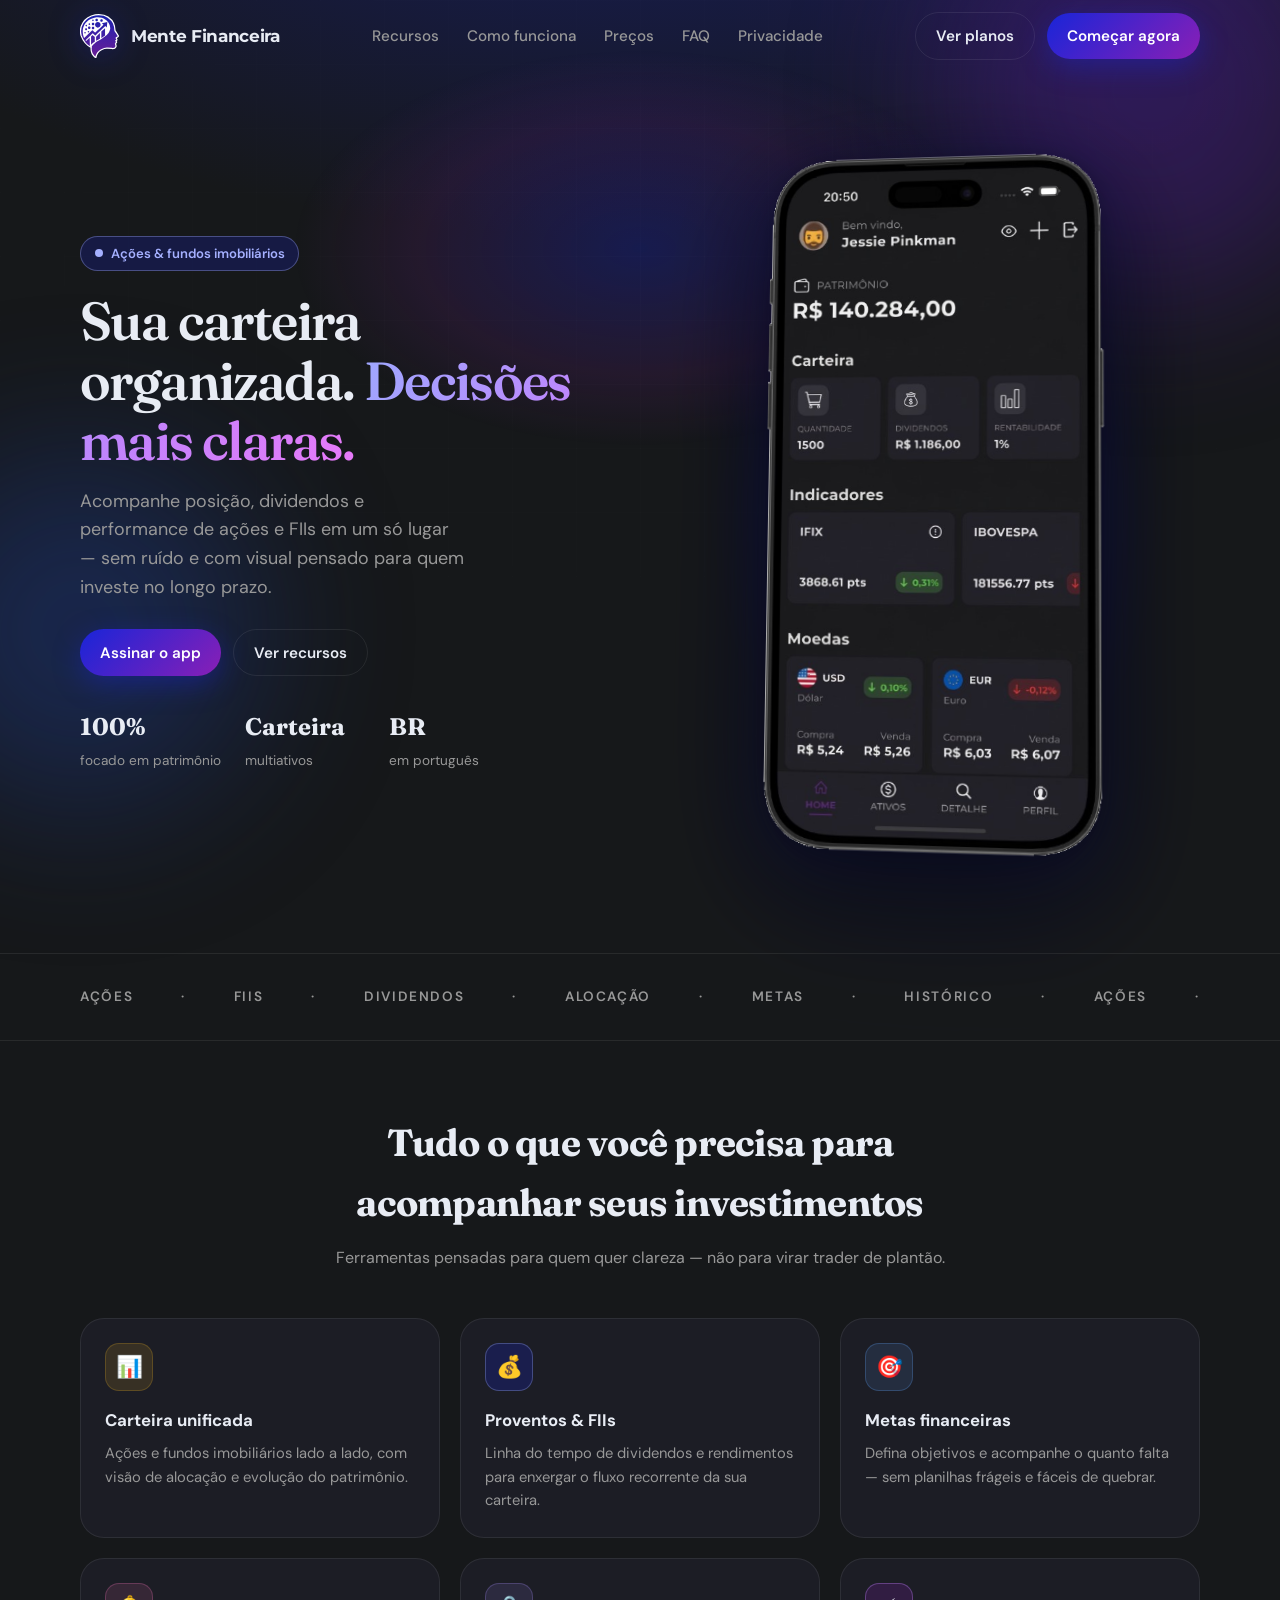
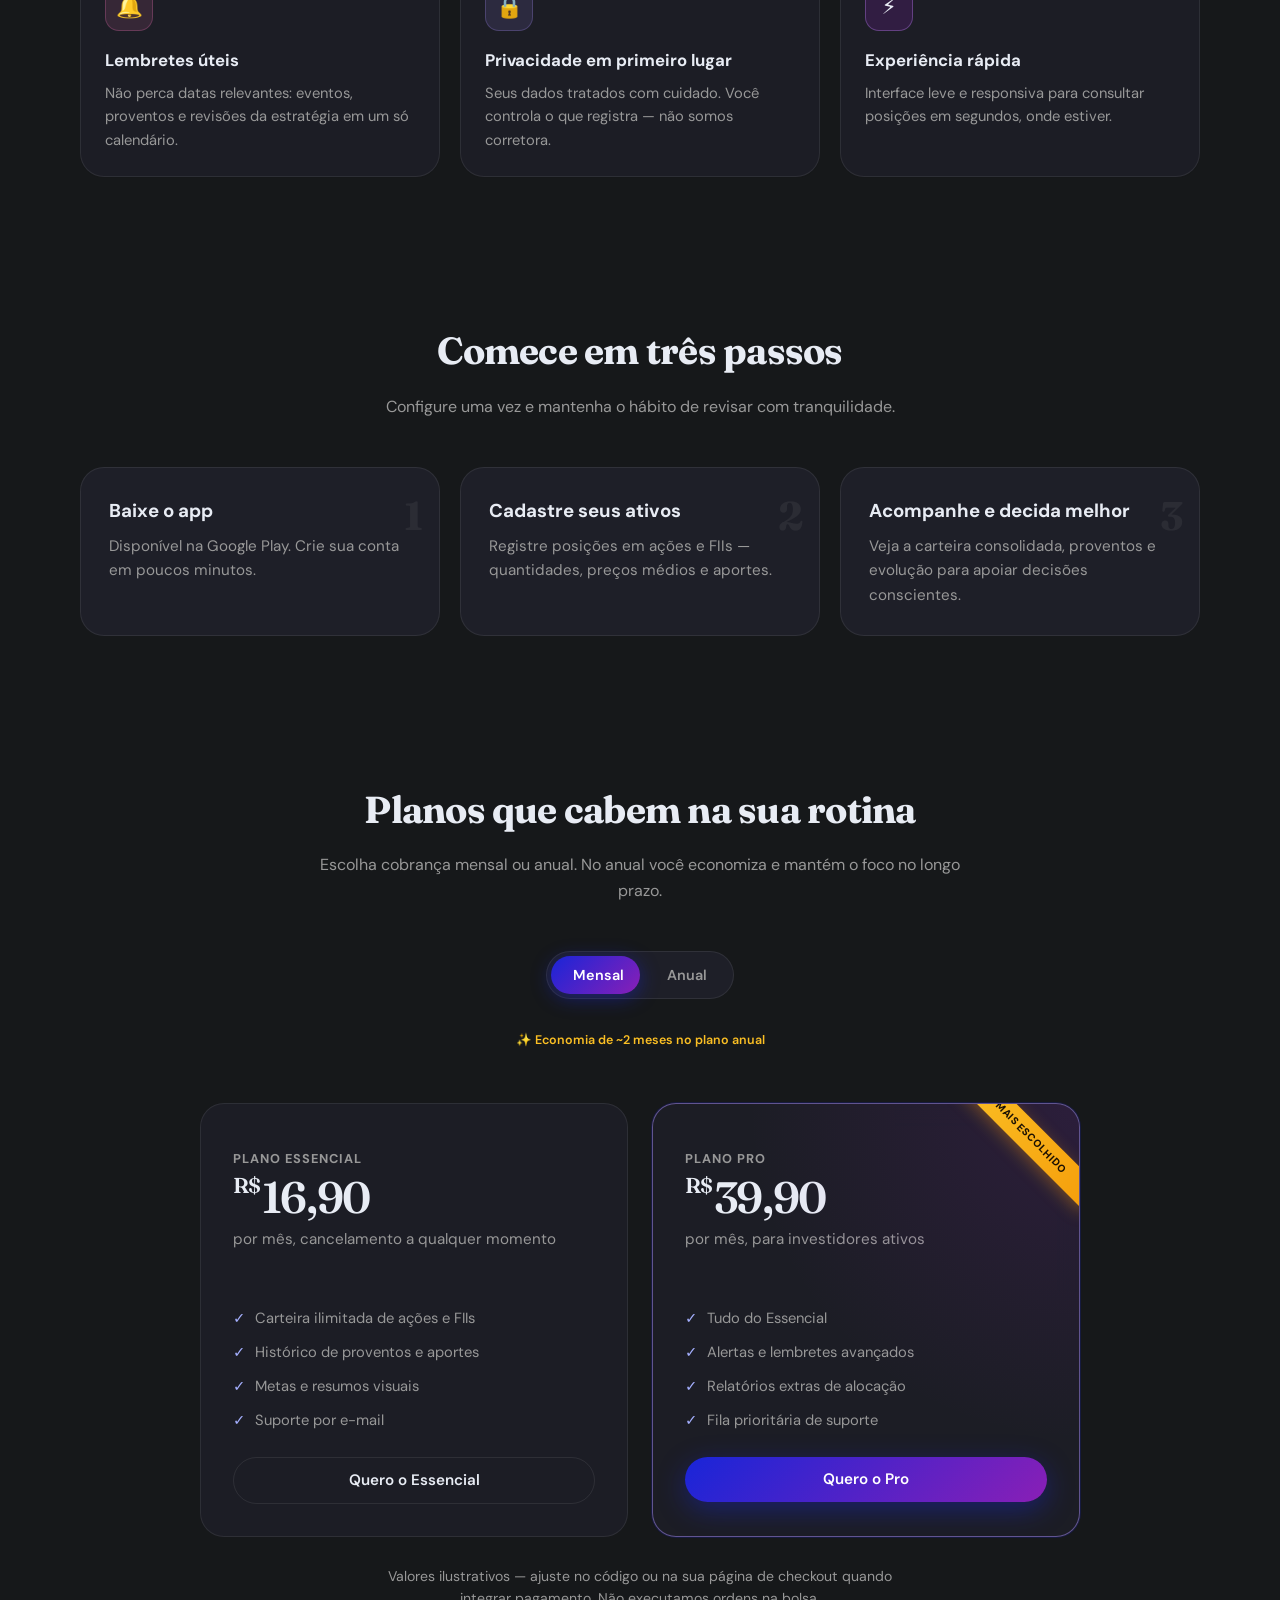
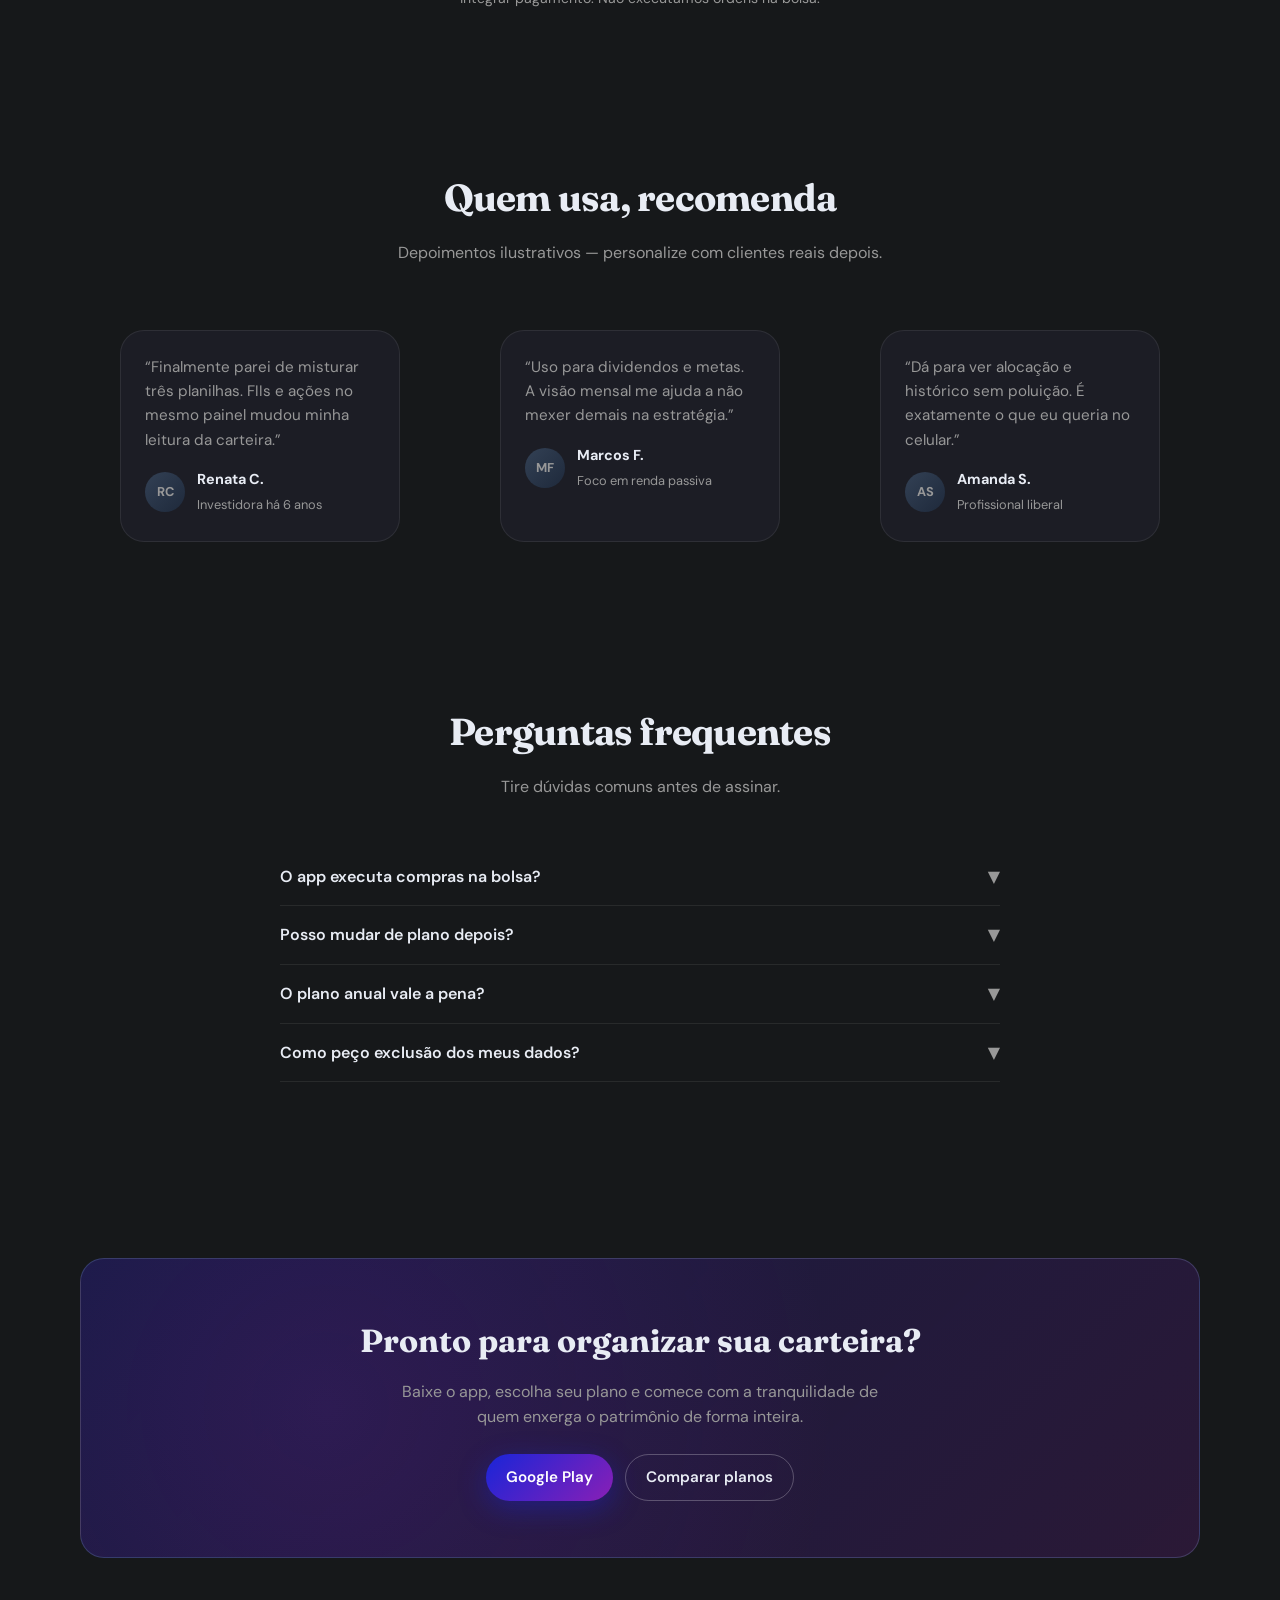
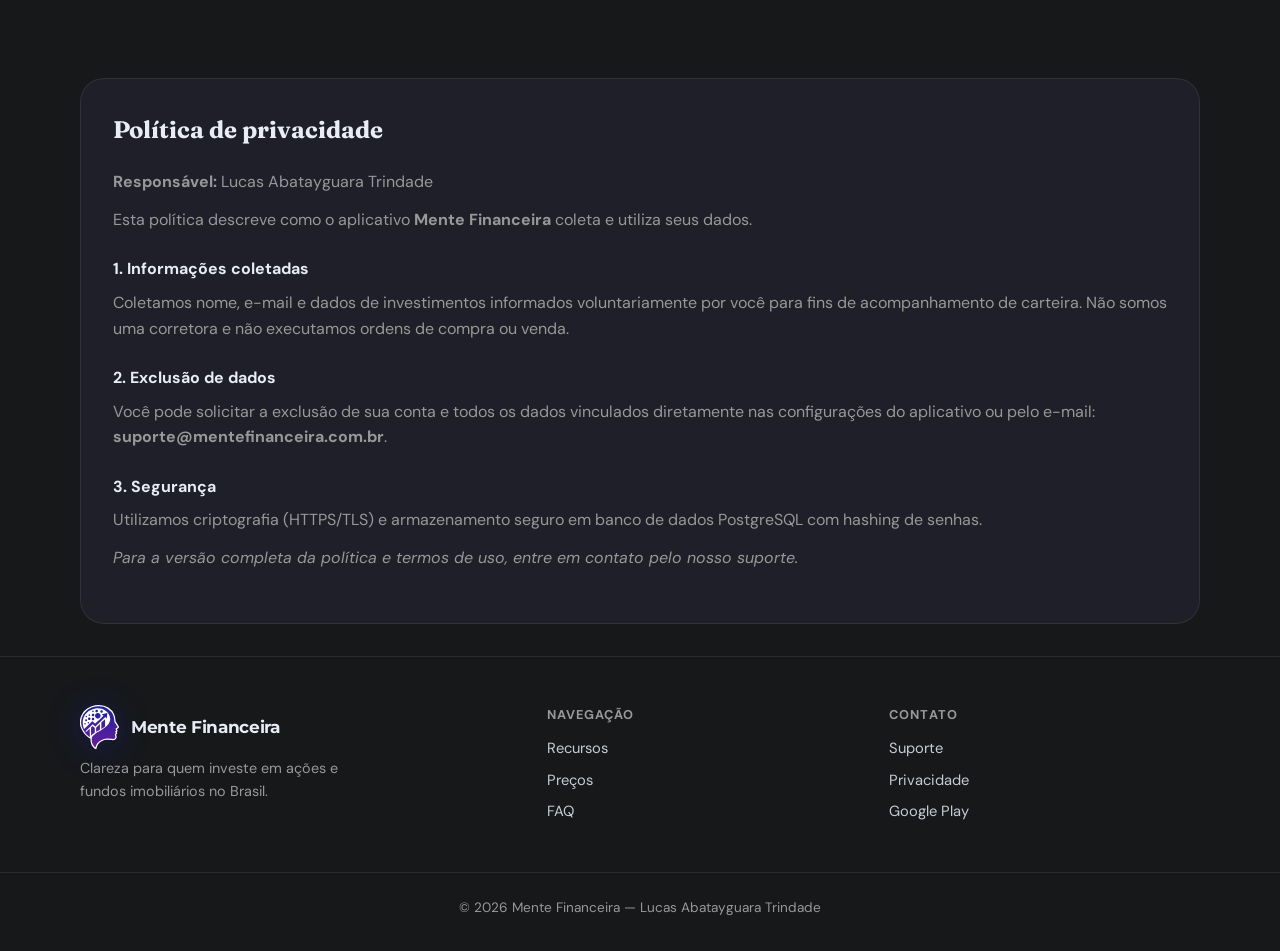
<file: index.html>
<!doctype html>
<html lang="pt-BR">
  <head>
    <meta charset="UTF-8" />
    <meta name="viewport" content="width=device-width, initial-scale=1.0" />
    <meta
      name="description"
      content="Mente Financeira — acompanhe ações e fundos imobiliários com clareza. Planos mensal e anual."
    />
    <title>Mente Financeira — Organize sua carteira de Ações e FIIs</title>
    <link rel="icon" href="assets/logo.svg" type="image/svg+xml" />
    <link rel="apple-touch-icon" href="assets/logo.svg" />
    <link rel="preconnect" href="https://fonts.googleapis.com" />
    <link rel="preconnect" href="https://fonts.gstatic.com" crossorigin />
    <link
      href="https://fonts.googleapis.com/css2?family=DM+Sans:ital,opsz,wght@0,9..40,100..1000;1,9..40,100..1000&family=Fraunces:ital,opsz,wght@0,9..144,500;0,9..144,600;0,9..144,700;1,9..144,600&family=Montserrat:ital,wght@0,400;0,600;0,700;0,800;1,400&display=swap"
      rel="stylesheet"
    />
    <link rel="stylesheet" href="css/main.css" />
  </head>
  <body>
    <a class="skip-link" href="#conteudo">Pular para o conteúdo</a>
    <div class="page-bg" aria-hidden="true"></div>
    <div class="grid-bg" aria-hidden="true"></div>
    <div class="orb orb-1" aria-hidden="true"></div>
    <div class="orb orb-2" aria-hidden="true"></div>

    <div data-include="partials/header.html"></div>

    <main id="conteudo">
      <div data-include="partials/hero.html"></div>
      <div data-include="partials/strip.html"></div>
      <div data-include="partials/section-resources.html"></div>
      <div data-include="partials/section-how.html"></div>
      <div data-include="partials/section-pricing.html"></div>
      <div data-include="partials/section-testimonials.html"></div>
      <div data-include="partials/section-faq.html"></div>
      <div data-include="partials/section-cta.html"></div>
      <div data-include="partials/section-privacy.html"></div>
    </main>

    <div data-include="partials/footer.html"></div>

    <script type="module" src="js/main.js"></script>
  </body>
</html>
</file>
<file: css/main.css>
@import url("tokens.css");
@import url("base.css");
@import url("header.css");
@import url("hero.css");
@import url("sections.css");
</file>
